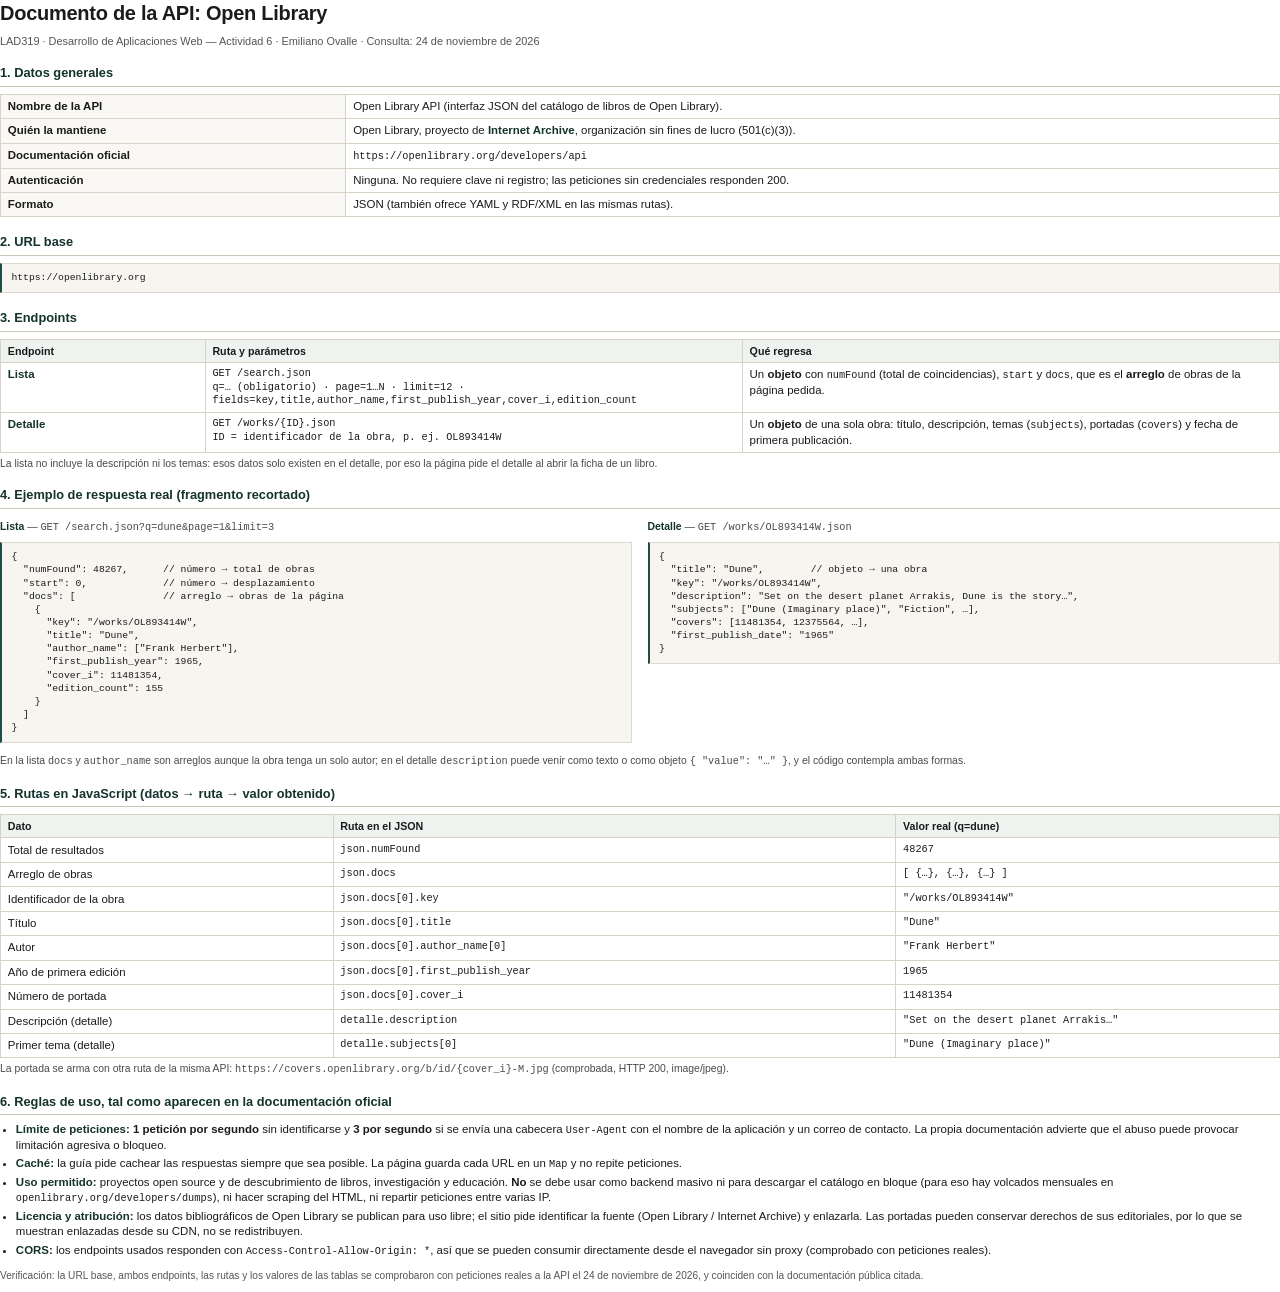
<file: documento/documento-api.html>
<!DOCTYPE html>
<html lang="es">
<head>
<meta charset="utf-8">
<title>Documento de la API — Open Library</title>
<style>
  /* Página A4 y tipografía base del documento. */
  @page { size: A4; margin: 13mm 15mm 12mm; }
  * { box-sizing: border-box; }
  body {
    margin: 0;
    font-family: "Segoe UI", Arial, sans-serif;
    font-size: 8.6pt;
    line-height: 1.32;
    color: #1b1b1b;
  }
  h1 { font-size: 15pt; margin: 0 0 2mm; letter-spacing: -.2pt; }
  .sub { color: #555; font-size: 8.2pt; margin: 0 0 4mm; }
  h2 {
    font-size: 9.6pt;
    margin: 4.5mm 0 1.8mm;
    padding-bottom: 1mm;
    border-bottom: .6pt solid #c9c3b8;
    color: #14332d;
    page-break-after: avoid;
  }
  /* Tablas de datos generales, endpoints y rutas. */
  table { width: 100%; border-collapse: collapse; margin: 0 0 1mm; }
  th, td { text-align: left; vertical-align: top; padding: 1.1mm 1.8mm; border: .5pt solid #d8d2c7; }
  th { background: #eef3f0; font-size: 8pt; }
  td.k { width: 27%; font-weight: 600; background: #faf8f4; }
  code, .mono { font-family: Consolas, "Courier New", monospace; font-size: 7.7pt; }
  /* Bloques de código con barra de acento a la izquierda. */
  .code {
    font-family: Consolas, "Courier New", monospace;
    font-size: 7.3pt;
    line-height: 1.35;
    background: #f7f5f0;
    border: .5pt solid #ded8cd;
    border-left: 2.2pt solid #1f4e46;
    padding: 2mm 2.5mm;
    white-space: pre-wrap;
    margin: 0 0 2mm;
  }
  .nota { font-size: 7.8pt; color: #4a4a4a; margin: 1mm 0 2mm; }
  ul { margin: 0 0 2mm; padding-left: 4.2mm; }
  li { margin-bottom: .9mm; }
  .chiquita { font-size: 7.6pt; color: #555; }
  /* Dos columnas para comparar los JSON de lista y detalle. */
  .dos { display: flex; gap: 4mm; }
  .dos > div { flex: 1; }
  b.t { color: #14332d; }
</style>
</head>
<body>

<h1>Documento de la API: Open Library</h1>
<p class="sub">LAD319 · Desarrollo de Aplicaciones Web — Actividad 6 · Emiliano Ovalle · Consulta: 24 de noviembre de 2026</p>

<h2>1. Datos generales</h2>
<table>
  <tr><td class="k">Nombre de la API</td><td>Open Library API (interfaz JSON del catálogo de libros de Open Library).</td></tr>
  <tr><td class="k">Quién la mantiene</td><td>Open Library, proyecto de <b class="t">Internet Archive</b>, organización sin fines de lucro (501(c)(3)).</td></tr>
  <tr><td class="k">Documentación oficial</td><td><span class="mono">https://openlibrary.org/developers/api</span></td></tr>
  <tr><td class="k">Autenticación</td><td>Ninguna. No requiere clave ni registro; las peticiones sin credenciales responden 200.</td></tr>
  <tr><td class="k">Formato</td><td>JSON (también ofrece YAML y RDF/XML en las mismas rutas).</td></tr>
</table>

<h2>2. URL base</h2>
<div class="code">https://openlibrary.org</div>

<h2>3. Endpoints</h2>
<table>
  <tr>
    <th style="width:16%">Endpoint</th><th style="width:42%">Ruta y parámetros</th><th>Qué regresa</th>
  </tr>
  <tr>
    <td><b class="t">Lista</b></td>
    <td class="mono">GET /search.json<br>q=… (obligatorio) · page=1…N · limit=12 · fields=key,title,author_name,first_publish_year,cover_i,edition_count</td>
    <td>Un <b>objeto</b> con <span class="mono">numFound</span> (total de coincidencias), <span class="mono">start</span> y <span class="mono">docs</span>, que es el <b>arreglo</b> de obras de la página pedida.</td>
  </tr>
  <tr>
    <td><b class="t">Detalle</b></td>
    <td class="mono">GET /works/{ID}.json<br>ID = identificador de la obra, p. ej. OL893414W</td>
    <td>Un <b>objeto</b> de una sola obra: título, descripción, temas (<span class="mono">subjects</span>), portadas (<span class="mono">covers</span>) y fecha de primera publicación.</td>
  </tr>
</table>
<p class="nota">La lista no incluye la descripción ni los temas: esos datos solo existen en el detalle, por eso la página pide el detalle al abrir la ficha de un libro.</p>

<h2>4. Ejemplo de respuesta real (fragmento recortado)</h2>
<div class="dos">
  <div>
    <p class="nota"><b class="t">Lista</b> — <span class="mono">GET /search.json?q=dune&amp;page=1&amp;limit=3</span></p>
    <div class="code">{
  "numFound": 48267,      // número → total de obras
  "start": 0,             // número → desplazamiento
  "docs": [               // arreglo → obras de la página
    {
      "key": "/works/OL893414W",
      "title": "Dune",
      "author_name": ["Frank Herbert"],
      "first_publish_year": 1965,
      "cover_i": 11481354,
      "edition_count": 155
    }
  ]
}</div>
  </div>
  <div>
    <p class="nota"><b class="t">Detalle</b> — <span class="mono">GET /works/OL893414W.json</span></p>
    <div class="code">{
  "title": "Dune",        // objeto → una obra
  "key": "/works/OL893414W",
  "description": "Set on the desert planet Arrakis, Dune is the story…",
  "subjects": ["Dune (Imaginary place)", "Fiction", …],
  "covers": [11481354, 12375564, …],
  "first_publish_date": "1965"
}</div>
  </div>
</div>
<p class="nota">En la lista <span class="mono">docs</span> y <span class="mono">author_name</span> son arreglos aunque la obra tenga un solo autor; en el detalle <span class="mono">description</span> puede venir como texto o como objeto <span class="mono">{ "value": "…" }</span>, y el código contempla ambas formas.</p>

<h2 style="page-break-before: always">5. Rutas en JavaScript (datos → ruta → valor obtenido)</h2>
<table>
  <thead><tr><th style="width:26%">Dato</th><th style="width:44%">Ruta en el JSON</th><th>Valor real (q=dune)</th></tr></thead>
  <tr><td>Total de resultados</td><td class="mono">json.numFound</td><td class="mono">48267</td></tr>
  <tr><td>Arreglo de obras</td><td class="mono">json.docs</td><td class="mono">[ {…}, {…}, {…} ]</td></tr>
  <tr><td>Identificador de la obra</td><td class="mono">json.docs[0].key</td><td class="mono">"/works/OL893414W"</td></tr>
  <tr><td>Título</td><td class="mono">json.docs[0].title</td><td class="mono">"Dune"</td></tr>
  <tr><td>Autor</td><td class="mono">json.docs[0].author_name[0]</td><td class="mono">"Frank Herbert"</td></tr>
  <tr><td>Año de primera edición</td><td class="mono">json.docs[0].first_publish_year</td><td class="mono">1965</td></tr>
  <tr><td>Número de portada</td><td class="mono">json.docs[0].cover_i</td><td class="mono">11481354</td></tr>
  <tr><td>Descripción (detalle)</td><td class="mono">detalle.description</td><td class="mono">"Set on the desert planet Arrakis…"</td></tr>
  <tr><td>Primer tema (detalle)</td><td class="mono">detalle.subjects[0]</td><td class="mono">"Dune (Imaginary place)"</td></tr>
</table>
<p class="nota">La portada se arma con otra ruta de la misma API: <span class="mono">https://covers.openlibrary.org/b/id/{cover_i}-M.jpg</span> (comprobada, HTTP 200, image/jpeg).</p>

<h2>6. Reglas de uso, tal como aparecen en la documentación oficial</h2>
<ul>
  <li><b class="t">Límite de peticiones:</b> <b>1 petición por segundo</b> sin identificarse y <b>3 por segundo</b> si se envía una cabecera <span class="mono">User-Agent</span> con el nombre de la aplicación y un correo de contacto. La propia documentación advierte que el abuso puede provocar limitación agresiva o bloqueo.</li>
  <li><b class="t">Caché:</b> la guía pide cachear las respuestas siempre que sea posible. La página guarda cada URL en un <span class="mono">Map</span> y no repite peticiones.</li>
  <li><b class="t">Uso permitido:</b> proyectos open source y de descubrimiento de libros, investigación y educación. <b>No</b> se debe usar como backend masivo ni para descargar el catálogo en bloque (para eso hay volcados mensuales en <span class="mono">openlibrary.org/developers/dumps</span>), ni hacer scraping del HTML, ni repartir peticiones entre varias IP.</li>
  <li><b class="t">Licencia y atribución:</b> los datos bibliográficos de Open Library se publican para uso libre; el sitio pide identificar la fuente (Open Library / Internet Archive) y enlazarla. Las portadas pueden conservar derechos de sus editoriales, por lo que se muestran enlazadas desde su CDN, no se redistribuyen.</li>
  <li><b class="t">CORS:</b> los endpoints usados responden con <span class="mono">Access-Control-Allow-Origin: *</span>, así que se pueden consumir directamente desde el navegador sin proxy (comprobado con peticiones reales).</li>
</ul>

<p class="chiquita">Verificación: la URL base, ambos endpoints, las rutas y los valores de las tablas se comprobaron con peticiones reales a la API el 24 de noviembre de 2026, y coinciden con la documentación pública citada.</p>

</body>
</html>
</file>
